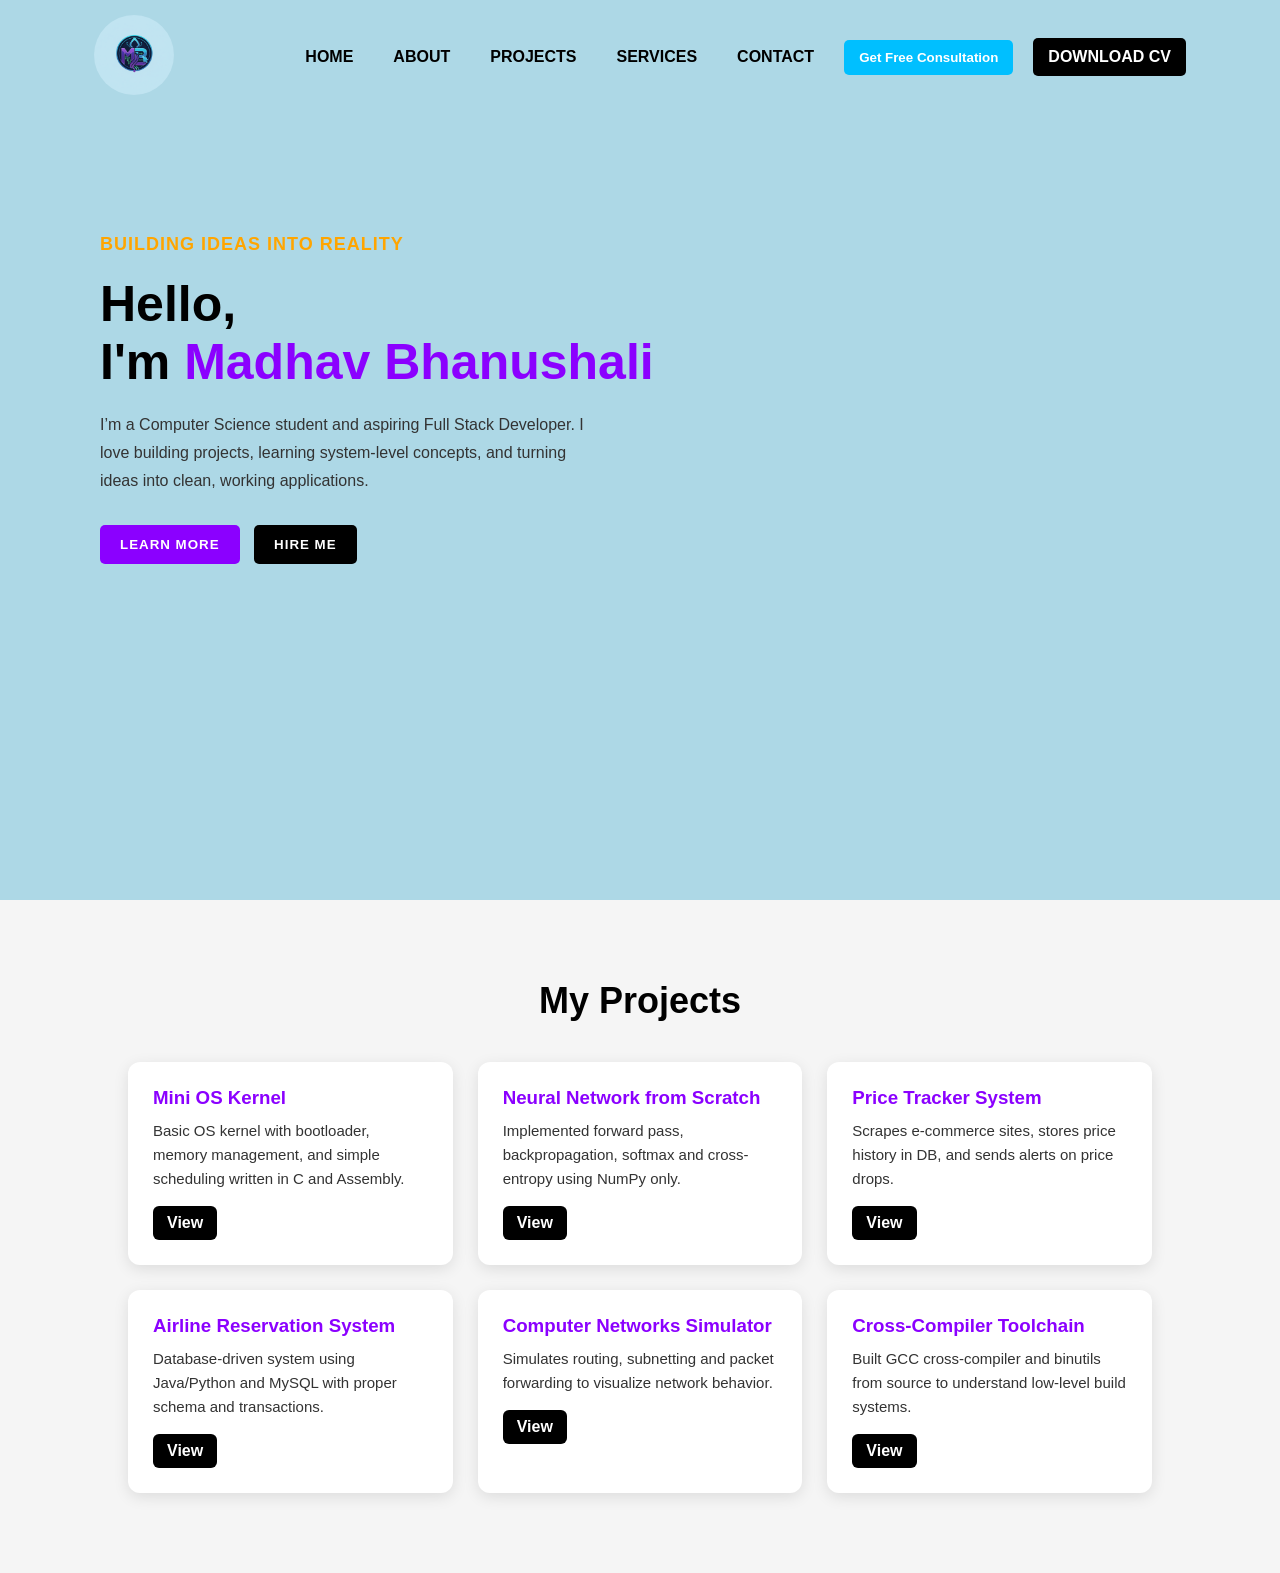
<file: assign2/index.html>
<!DOCTYPE html>
<html>
<head>
    <meta name="viewport" content="width=device-width, initial-scale=1.0">
    <title>Madhav Bhanushali | Portfolio</title>
    <link rel="stylesheet" href="style.css">
</head>
<body>
    <div class="header">
        <nav>
            <a href="#"><img src="logo.png" alt="logo" class="logo"></a>
            <ul>
                <li><a href="#">HOME</a></li>
                <li><a href="#">ABOUT</a></li>
                <li><a href="#projects">PROJECTS</a></li>
                <li><a href="#">SERVICES</a></li>
                <li><a href="#">CONTACT</a></li>
                <li>
                    <button type="button" class="button-gfc">
                        Get Free Consultation
                    </button>
                </li>
                <li>
                    <a href="Madhav_CV.pdf" class="button-cv">DOWNLOAD CV</a>
                </li>
            </ul>
        </nav>

        <div class="body">
            <p class="demo1">BUILDING IDEAS INTO REALITY</p>
            <h1>
                Hello, <br>
                I'm <span class="purple">Madhav Bhanushali</span>
            </h1>
            <p class="demo2">
                I’m a Computer Science student and aspiring Full Stack Developer.
                I love building projects, learning system-level concepts, and turning
                ideas into clean, working applications.
            </p>
            <button type="button" class="button-lrn">LEARN MORE</button>
            <button type="button" class="button-hire">HIRE ME</button>
        </div>
    </div>

<section class="projects" id="projects">
    <h2>My Projects</h2>
    <div class="project-container">
        
        <div class="project-card">
            <h3>Mini OS Kernel</h3>
            <p>
                Basic OS kernel with bootloader, memory management, and simple scheduling
                written in C and Assembly.
            </p>
            <a href="#" class="project-btn">View</a>
        </div>

        <div class="project-card">
            <h3>Neural Network from Scratch</h3>
            <p>
                Implemented forward pass, backpropagation, softmax and cross-entropy using NumPy only.
            </p>
            <a href="#" class="project-btn">View</a>
        </div>

        <div class="project-card">
            <h3>Price Tracker System</h3>
            <p>
                Scrapes e-commerce sites, stores price history in DB, and sends alerts on price drops.
            </p>
            <a href="#" class="project-btn">View</a>
        </div>

        <div class="project-card">
    <h3>Airline Reservation System</h3>
    <p>Database-driven system using Java/Python and MySQL with proper schema and transactions.</p>
    <a href="#" class="project-btn">View</a>
</div>

<div class="project-card">
    <h3>Computer Networks Simulator</h3>
    <p>Simulates routing, subnetting and packet forwarding to visualize network behavior.</p>
    <a href="#" class="project-btn">View</a>
</div>

<div class="project-card">
    <h3>Cross-Compiler Toolchain</h3>
    <p>Built GCC cross-compiler and binutils from source to understand low-level build systems.</p>
    <a href="#" class="project-btn">View</a>
</div>
    </div>
</section>

</body>
</html>
</file>
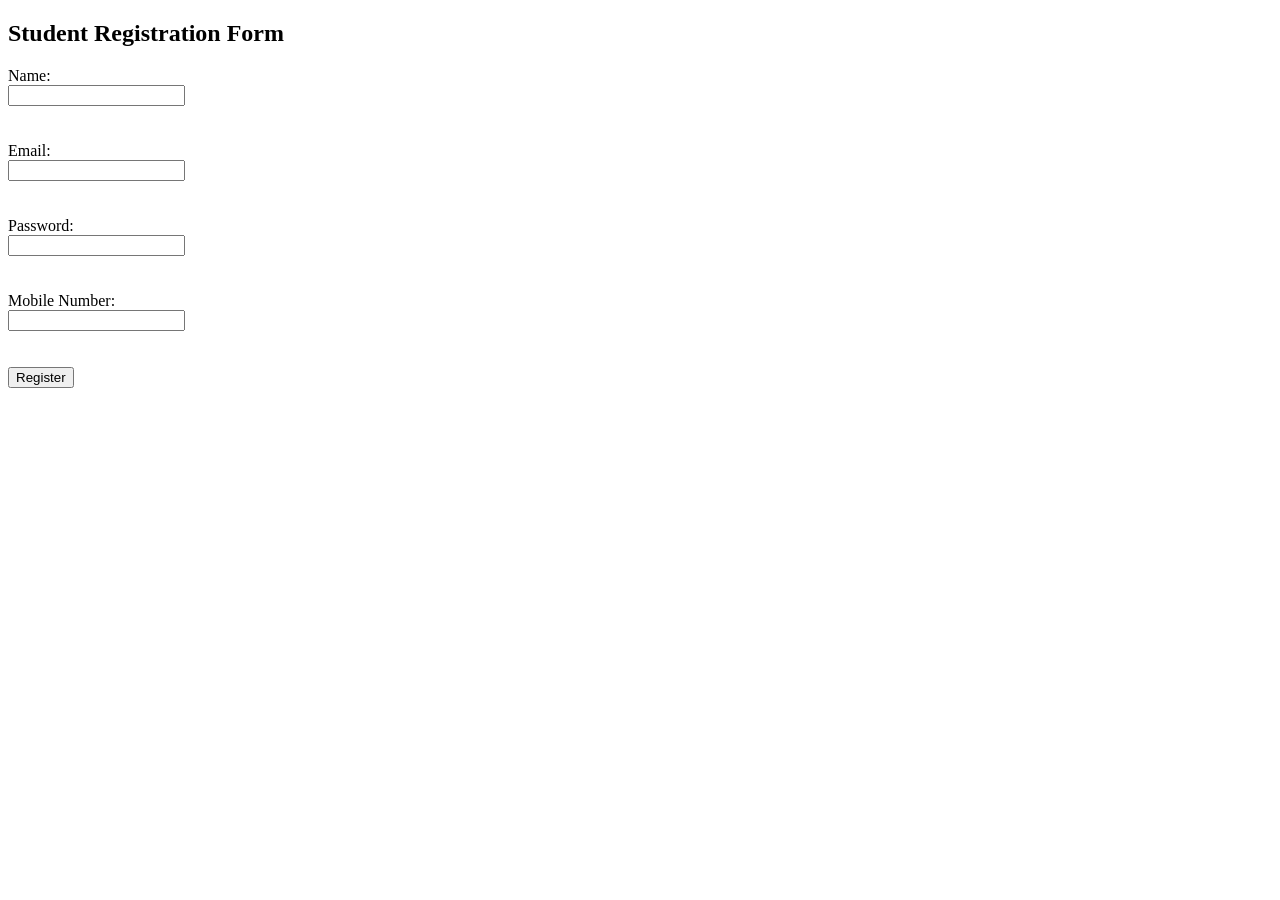
<file: assign3/form.html>
<!DOCTYPE html>
<html lang="en">
<head>
    <meta charset="UTF-8">
    <title>Student Registration Form</title>
    <style>
        .error { color: red; }
    </style>
</head>
<body>
    <h2>Student Registration Form</h2>
    <form id="registrationForm"> 
        <label for="name">Name:</label><br>
        <input type="text" id="name"><br>
        <span id="nameError" class="error"></span><br><br>

        <label for="email">Email:</label><br>
        <input type="text" id="email"><br>
        <span id="emailError" class="error"></span><br><br>

        <label for="password">Password:</label><br>
        <input type="password" id="password"><br>
        <span id="passwordError" class="error"></span><br><br>

        <label for="mobile">Mobile Number:</label><br>
        <input type="text" id="mobile"><br>
        <span id="mobileError" class="error"></span><br><br>

        <input type="submit" value="Register">
    </form>
    <script src="script.js"></script>  
</body>
</html>
</file>
<file: assign2/style.css>
* {
    margin: 0;
    padding: 0;
    font-family: sans-serif;
    box-sizing: border-box;
}

.header {
    width: 100%;
    height: 100vh;
    background-color: lightblue;
    position: relative;
}

nav {
    display: flex;
    margin: auto;
    width: 90%;
    padding: 10px 20px;
    align-items: center;
    justify-content: space-between;
}

ul {
    display: flex;
    align-items: center;
}

li {
    list-style: none;
    margin: 0 10px;
}

a {
    text-decoration: none;
    color: black;
    font-weight: bold;
    padding: 5px 10px;
    transition: all 0.3s;
}

a:hover {
    background-color: #8b00ff;
    border-radius: 4px;
    color: white;
}

.logo {
    width: 80px;
    height: 80px;
    object-fit: contain;
    border-radius: 50%;
}

.button-cv, .button-gfc {
    display: inline-block;
    border-radius: 5px;
    transition: all 0.3s;
    padding: 10px 15px;
    text-decoration: none;
    font-weight: bold;
    color: white;
    border: none;
    cursor: pointer;
}

.button-cv {
    background: #000;
}

.button-cv:hover {
    background-color: #fff;
    color: #000;
}

.button-gfc {
    background: #00bfff;
}

.button-gfc:hover {
    background-color: #fff;
    color: #000;
}

.body {
    margin-left: 100px;
    margin-top: 120px;
    max-width: 50%;
}

h1 {
    font-size: 50px;
    color: black;
    margin-bottom: 20px;
}

.demo1 {
    color: orange;
    margin-bottom: 20px;
    font-weight: bold;
    letter-spacing: 1px;
    font-size: 18px;
}

.demo2 {
    line-height: 28px;
    max-width: 500px;
    font-size: 16px;
    color: #333;
}

.button-lrn, .button-hire {
    padding: 12px 20px;
    text-decoration: none;
    font-weight: bold;
    display: inline-block;
    margin: 30px 10px 0 0;
    border-radius: 5px;
    transition: all 0.3s;
    border: none;
    letter-spacing: 1px;
    cursor: pointer;
}

.button-lrn {
    background: #8b00ff;
    color: #fff;
}

.button-lrn:hover {
    background-color: #fff;
    color: #000;
}

.button-hire {
    background: #000;
    color: #fff;
}

.button-hire:hover {
    background-color: #00bfff;
    color: #fff;
}

.purple {
    color: #8b00ff;
}

.image {
    max-width: fit-content;
    height: auto;
    position: absolute;
    bottom: 10%;
    right: 10%;
}

.icon {
    height: 400px;
    border-radius: 50%;
    object-fit: cover;
    box-shadow: 0 4px 20px rgba(0, 0, 0, 0.1);
}

/* Responsive */
@media (max-width: 768px) {
    .body {
        margin-left: 20px;
        margin-top: 80px;
        max-width: 100%;
    }

    h1 {
        font-size: 36px;
    }

    .image {
        position: relative;
        bottom: auto;
        right: auto;
        text-align: center;
        margin-top: 20px;
    }

    .icon {
        height: 250px;
    }

    nav {
        flex-direction: column;
    }

    ul {
        flex-wrap: wrap;
        justify-content: center;
        margin-top: 10px;
    }
}

/* ===== Projects Section ===== */
.projects {
    padding: 80px 10%;
    background-color: #f5f5f5;
    text-align: center;
}

.projects h2 {
    font-size: 36px;
    margin-bottom: 40px;
}

.project-container {
    display: grid;
    grid-template-columns: repeat(auto-fit, minmax(250px, 1fr));
    gap: 25px;
}

.project-card {
    background: #fff;
    padding: 25px;
    border-radius: 12px;
    box-shadow: 0 4px 15px rgba(0,0,0,0.1);
    text-align: left;
    transition: transform 0.3s, box-shadow 0.3s;
}

.project-card:hover {
    transform: translateY(-5px);
    box-shadow: 0 8px 25px rgba(0,0,0,0.15);
}

.project-card h3 {
    margin-bottom: 10px;
    color: #8b00ff;
}

.project-card p {
    font-size: 15px;
    color: #333;
    line-height: 24px;
    margin-bottom: 15px;
}

.project-btn {
    display: inline-block;
    padding: 8px 14px;
    background: #000;
    color: #fff;
    text-decoration: none;
    border-radius: 6px;
    font-weight: bold;
    transition: 0.3s;
}

.project-btn:hover {
    background: #00bfff;
}
</file>
